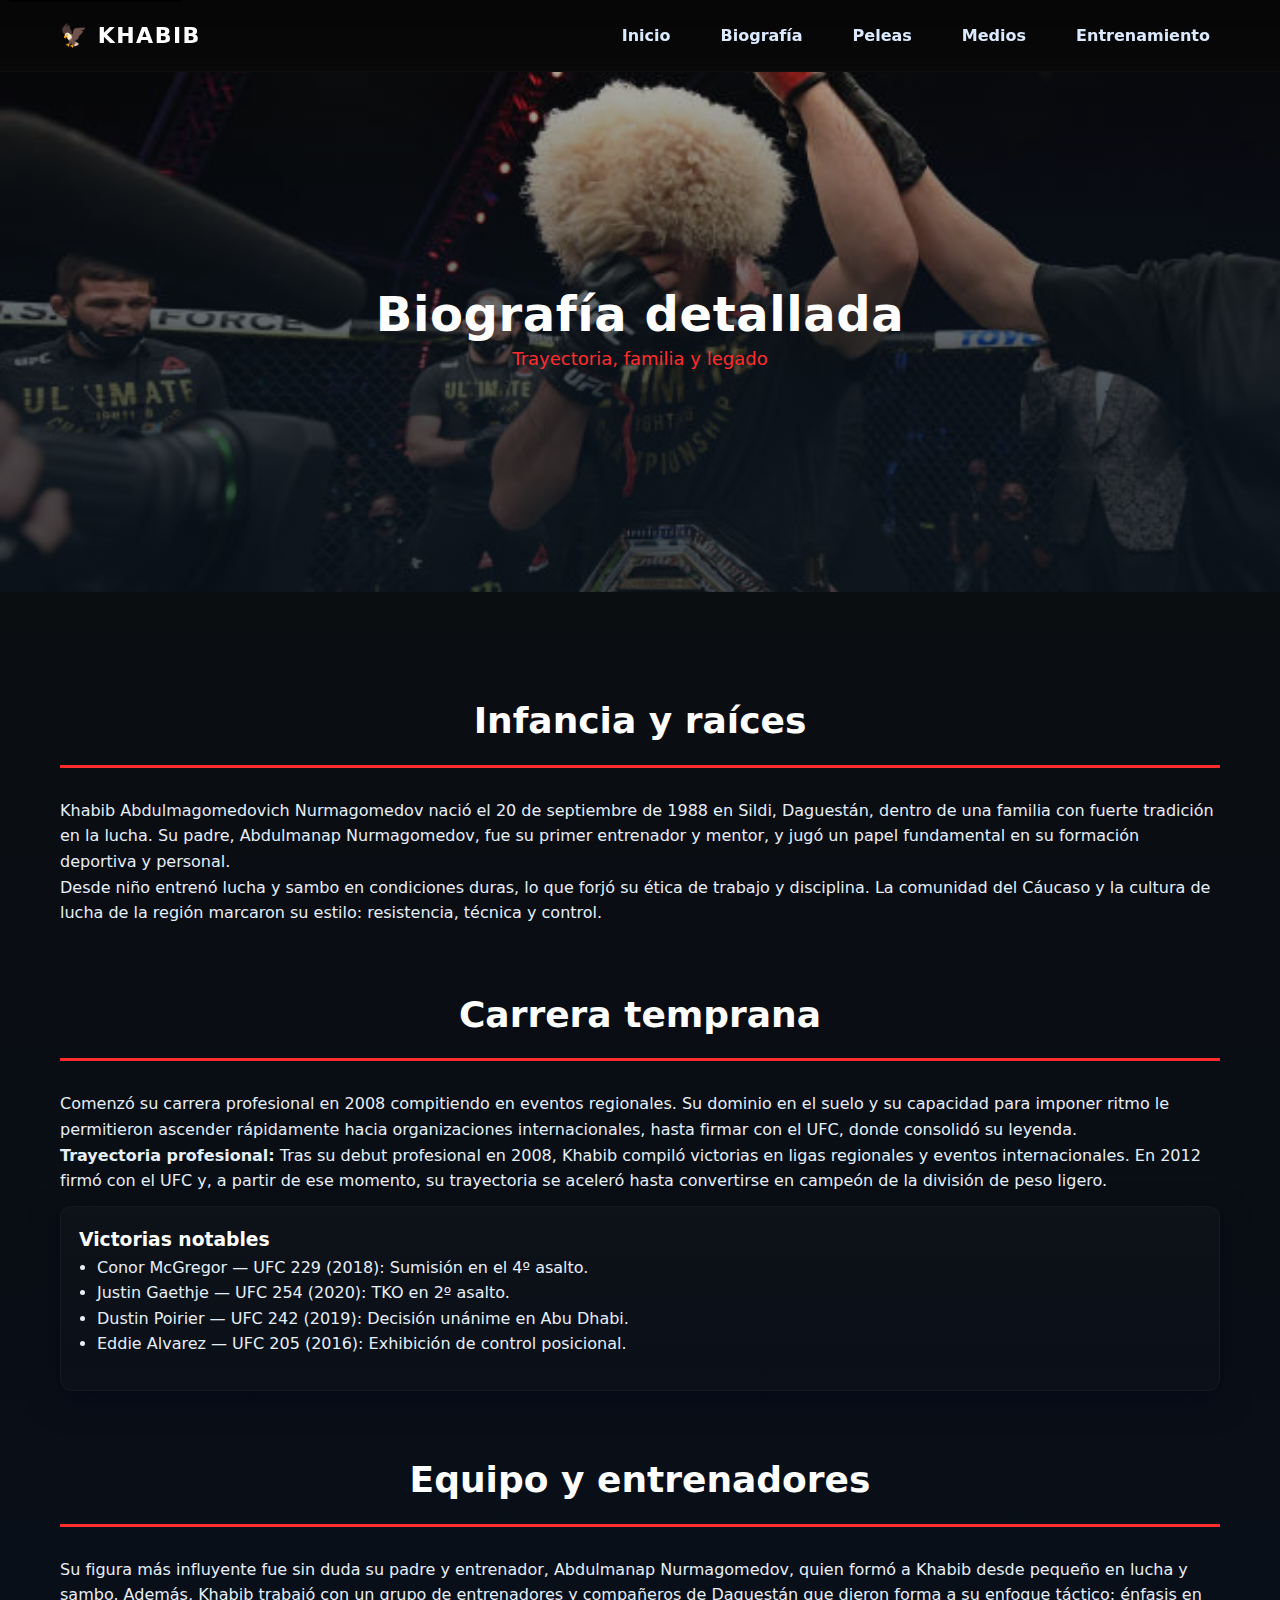
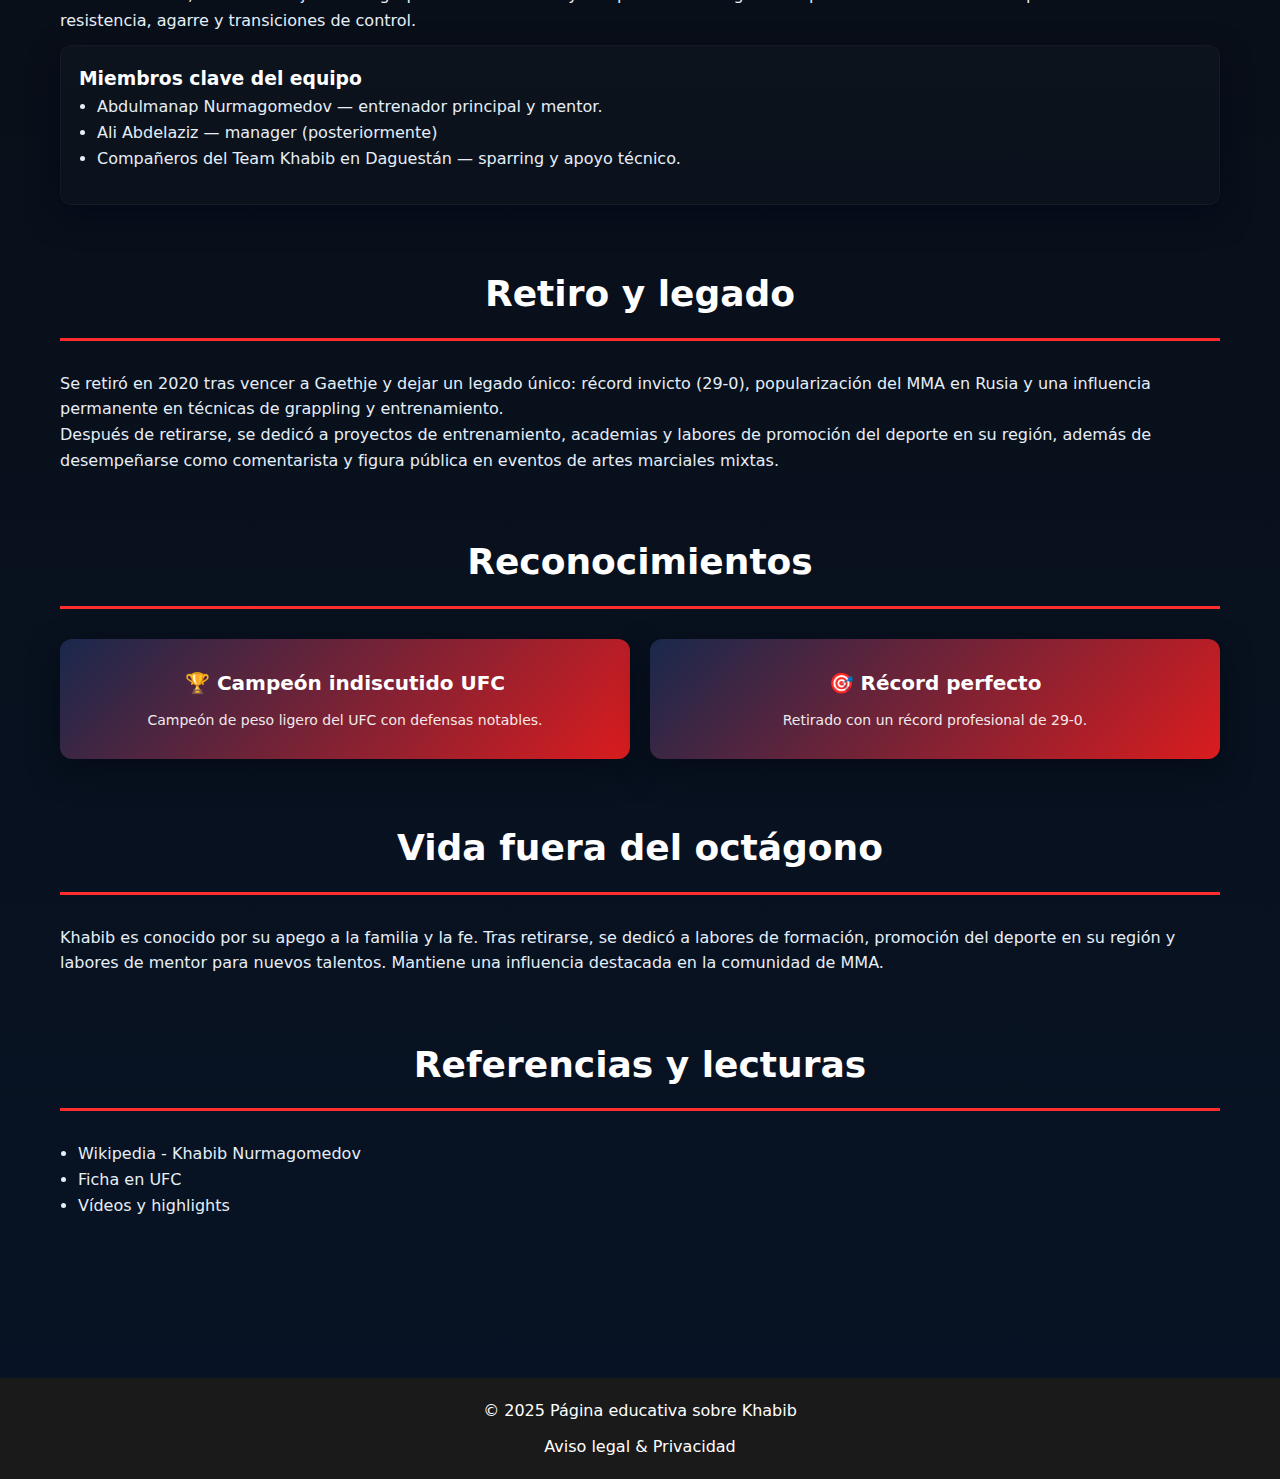
<file: about.html>
<!DOCTYPE html>
<html lang="es">
<head>
    <meta charset="utf-8">
    <meta name="viewport" content="width=device-width,initial-scale=1">
    <title>Biografía - Khabib Nurmagomedov</title>
    <link rel="icon" href="favicon.svg" type="image/svg+xml">
    <link rel="stylesheet" href="styles.css">
</head>
<body>
    <a class="skip-link" href="#main">Saltar al contenido</a>
    <header>
        <nav>
            <div class="logo">🦅 KHABIB</div>
            <button class="menu-toggle" aria-expanded="false" aria-controls="main-nav">☰</button>
            <ul id="main-nav" role="navigation">
                <li><a href="index.html">Inicio</a></li>
                <li><a href="about.html">Biografía</a></li>
                <li><a href="fights.html">Peleas</a></li>
                <li><a href="media.html">Medios</a></li>
                <li><a href="training.html">Entrenamiento</a></li>
            </ul>
        </nav>
    </header>

    <section class="hero">
        <h1>Biografía detallada</h1>
        <p class="muted">Trayectoria, familia y legado</p>
    </section>

    <main id="main" class="container">
        <section>
            <h2>Infancia y raíces</h2>
            <p>Khabib Abdulmagomedovich Nurmagomedov nació el 20 de septiembre de 1988 en Sildi, Daguestán, dentro de una familia con fuerte tradición en la lucha. Su padre, Abdulmanap Nurmagomedov, fue su primer entrenador y mentor, y jugó un papel fundamental en su formación deportiva y personal.</p>
            <p>Desde niño entrenó lucha y sambo en condiciones duras, lo que forjó su ética de trabajo y disciplina. La comunidad del Cáucaso y la cultura de lucha de la región marcaron su estilo: resistencia, técnica y control.</p>
        </section>

        <section>
            <h2>Carrera temprana</h2>
            <p>Comenzó su carrera profesional en 2008 compitiendo en eventos regionales. Su dominio en el suelo y su capacidad para imponer ritmo le permitieron ascender rápidamente hacia organizaciones internacionales, hasta firmar con el UFC, donde consolidó su leyenda.</p>
            <p><strong>Trayectoria profesional:</strong> Tras su debut profesional en 2008, Khabib compiló victorias en ligas regionales y eventos internacionales. En 2012 firmó con el UFC y, a partir de ese momento, su trayectoria se aceleró hasta convertirse en campeón de la división de peso ligero.</p>
            <div class="card" style="margin-top:12px;">
                <h3>Victorias notables</h3>
                <ul class="indent">
                    <li>Conor McGregor — UFC 229 (2018): Sumisión en el 4º asalto.</li>
                    <li>Justin Gaethje — UFC 254 (2020): TKO en 2º asalto.</li>
                    <li>Dustin Poirier — UFC 242 (2019): Decisión unánime en Abu Dhabi.</li>
                    <li>Eddie Alvarez — UFC 205 (2016): Exhibición de control posicional.</li>
                </ul>
            </div>
        </section>

        <section>
            <h2>Equipo y entrenadores</h2>
            <p>Su figura más influyente fue sin duda su padre y entrenador, Abdulmanap Nurmagomedov, quien formó a Khabib desde pequeño en lucha y sambo. Además, Khabib trabajó con un grupo de entrenadores y compañeros de Daguestán que dieron forma a su enfoque táctico: énfasis en resistencia, agarre y transiciones de control.</p>
            <div class="card mt-12">
                <h3>Miembros clave del equipo</h3>
                <ul class="indent">
                    <li>Abdulmanap Nurmagomedov — entrenador principal y mentor.</li>
                    <li>Ali Abdelaziz — manager (posteriormente)</li>
                    <li>Compañeros del Team Khabib en Daguestán — sparring y apoyo técnico.</li>
                </ul>
            </div>
        </section>

        <section>
            <h2>Retiro y legado</h2>
            <p>Se retiró en 2020 tras vencer a Gaethje y dejar un legado único: récord invicto (29-0), popularización del MMA en Rusia y una influencia permanente en técnicas de grappling y entrenamiento.</p>
            <p>Después de retirarse, se dedicó a proyectos de entrenamiento, academias y labores de promoción del deporte en su región, además de desempeñarse como comentarista y figura pública en eventos de artes marciales mixtas.</p>
        </section>

        <section>
            <h2>Reconocimientos</h2>
            <div class="achievements">
                <div class="achievement">
                    <h3>🏆 Campeón indiscutido UFC</h3>
                    <p>Campeón de peso ligero del UFC con defensas notables.</p>
                </div>
                <div class="achievement">
                    <h3>🎯 Récord perfecto</h3>
                    <p>Retirado con un récord profesional de 29-0.</p>
                </div>
            </div>
        </section>

        <section>
            <h2>Vida fuera del octágono</h2>
            <p>Khabib es conocido por su apego a la familia y la fe. Tras retirarse, se dedicó a labores de formación, promoción del deporte en su región y labores de mentor para nuevos talentos. Mantiene una influencia destacada en la comunidad de MMA.</p>
        </section>

        <section>
            <h2>Referencias y lecturas</h2>
            <ul class="indent">
                <li><a href="https://en.wikipedia.org/wiki/Khabib_Nurmagomedov" target="_blank" rel="noopener">Wikipedia - Khabib Nurmagomedov</a></li>
                <li><a href="https://www.ufc.com/athlete/khabib-nurmagomedov" target="_blank" rel="noopener">Ficha en UFC</a></li>
                <li><a href="https://www.youtube.com/results?search_query=khabib+highlights" target="_blank" rel="noopener">Vídeos y highlights</a></li>
            </ul>
        </section>
    </main>

    <footer>
        <p>&copy; 2025 Página educativa sobre Khabib</p>
        <div style="margin-top:10px;"><a href="legal.html">Aviso legal &amp; Privacidad</a></div>
    </footer>

    <script src="scripts.js"></script>
</body>
</html>
</file>
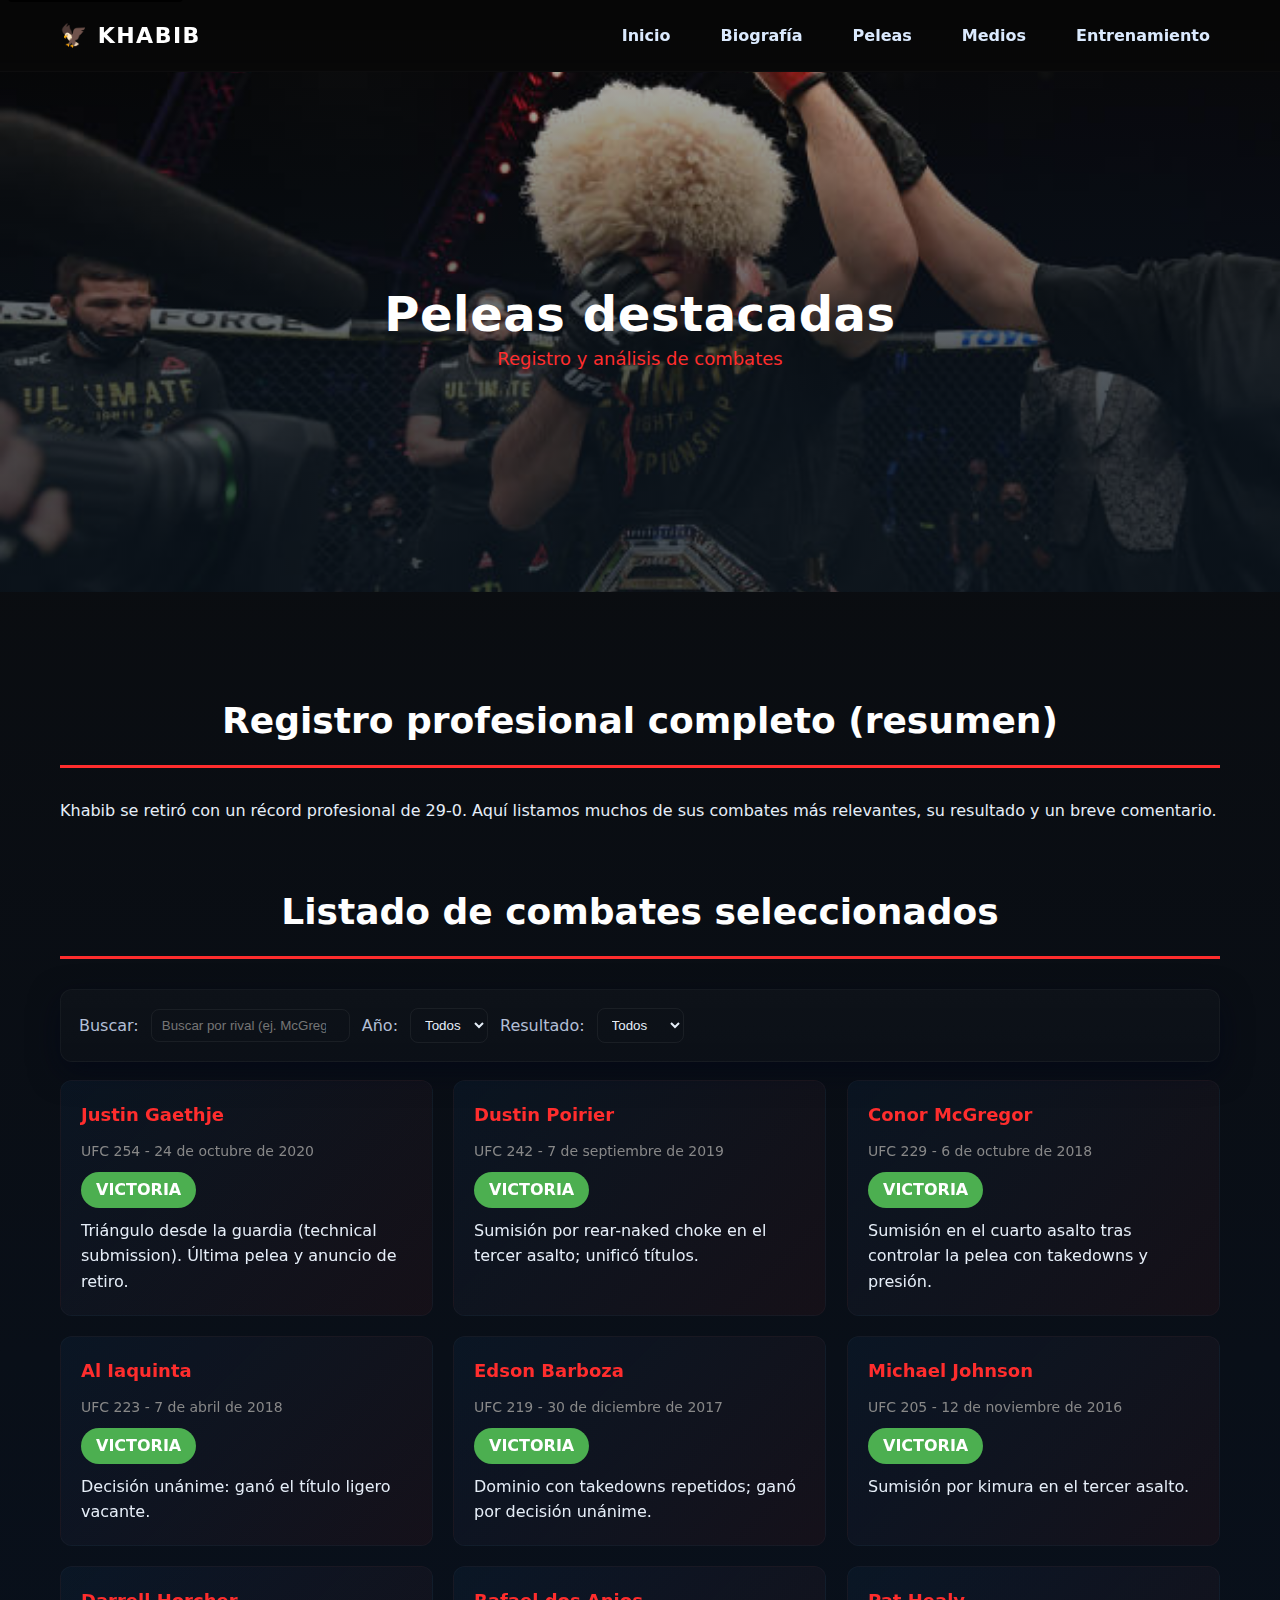
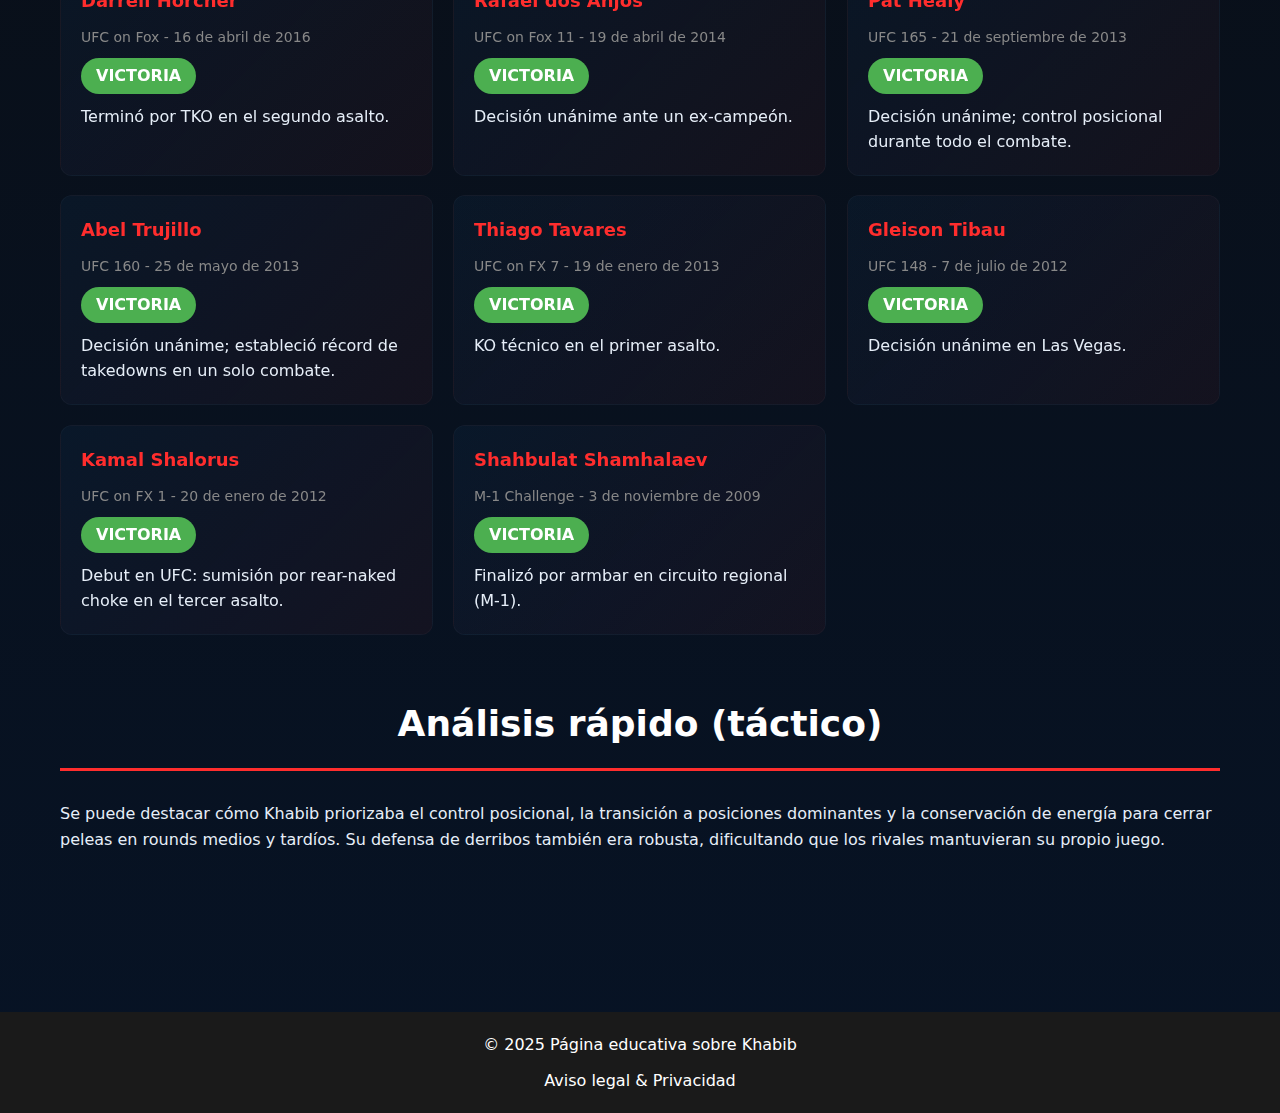
<file: fights.html>
<!DOCTYPE html>
<html lang="es">
<head>
    <meta charset="utf-8">
    <meta name="viewport" content="width=device-width,initial-scale=1">
    <title>Peleas - Khabib Nurmagomedov</title>
    <link rel="icon" href="favicon.svg" type="image/svg+xml">
    <link rel="stylesheet" href="styles.css">
</head>
<body>
    <a class="skip-link" href="#main">Saltar al contenido</a>
    <header>
        <nav>
            <div class="logo">🦅 KHABIB</div>
            <button class="menu-toggle" aria-expanded="false" aria-controls="main-nav">☰</button>
            <ul id="main-nav" role="navigation">
                <li><a href="index.html">Inicio</a></li>
                <li><a href="about.html">Biografía</a></li>
                <li><a href="fights.html">Peleas</a></li>
                <li><a href="media.html">Medios</a></li>
                <li><a href="training.html">Entrenamiento</a></li>
            </ul>
        </nav>
    </header>

    <section class="hero">
        <h1>Peleas destacadas</h1>
        <p class="muted">Registro y análisis de combates</p>
    </section>

    <main id="main" class="container">
        <section>
            <h2>Registro profesional completo (resumen)</h2>
            <p>Khabib se retiró con un récord profesional de 29-0. Aquí listamos muchos de sus combates más relevantes, su resultado y un breve comentario.</p>
        </section>

        <section>
            <h2>Listado de combates seleccionados</h2>
            <div class="filter-bar card" style="margin-bottom:18px; display:flex; gap:12px; align-items:center; flex-wrap:wrap;">
                <label class="muted">Buscar:</label>
                <input id="fightSearch" type="search" placeholder="Buscar por rival (ej. McGregor)" style="padding:8px 10px; border-radius:8px; border:1px solid rgba(255,255,255,0.06); background:transparent; color:var(--text-light);">
                <label class="muted">Año:</label>
                <select id="fightYear" style="padding:8px 10px; border-radius:8px; border:1px solid rgba(255,255,255,0.06); background:transparent; color:var(--text-light);">
                    <option value="all">Todos</option>
                    <option>2020</option>
                    <option>2019</option>
                    <option>2018</option>
                    <option>2017</option>
                    <option>2016</option>
                    <option>2014</option>
                    <option>2013</option>
                    <option>2012</option>
                    <option>2011</option>
                    <option>2010</option>
                    <option>2009</option>
                    <option>2008</option>
                </select>
                <label class="muted">Resultado:</label>
                <select id="fightResult" style="padding:8px 10px; border-radius:8px; border:1px solid rgba(255,255,255,0.06); background:transparent; color:var(--text-light);">
                    <option value="all">Todos</option>
                    <option value="win">Victoria</option>
                </select>
            </div>

            <div id="fightList" class="fights">
                <div class="fight-card reveal" data-year="2020" data-result="win">
                    <h3>Justin Gaethje</h3>
                    <div class="fight-date">UFC 254 - 24 de octubre de 2020</div>
                    <span class="result win">VICTORIA</span>
                    <p>Triángulo desde la guardia (technical submission). Última pelea y anuncio de retiro.</p>
                </div>
                <div class="fight-card reveal" data-year="2019" data-result="win">
                    <h3>Dustin Poirier</h3>
                    <div class="fight-date">UFC 242 - 7 de septiembre de 2019</div>
                    <span class="result win">VICTORIA</span>
                    <p>Sumisión por rear-naked choke en el tercer asalto; unificó títulos.</p>
                </div>
                <div class="fight-card reveal" data-year="2018" data-result="win">
                    <h3>Conor McGregor</h3>
                    <div class="fight-date">UFC 229 - 6 de octubre de 2018</div>
                    <span class="result win">VICTORIA</span>
                    <p>Sumisión en el cuarto asalto tras controlar la pelea con takedowns y presión.</p>
                </div>
                <div class="fight-card reveal" data-year="2018" data-result="win">
                    <h3>Al Iaquinta</h3>
                    <div class="fight-date">UFC 223 - 7 de abril de 2018</div>
                    <span class="result win">VICTORIA</span>
                    <p>Decisión unánime: ganó el título ligero vacante.</p>
                </div>
                <div class="fight-card reveal" data-year="2017" data-result="win">
                    <h3>Edson Barboza</h3>
                    <div class="fight-date">UFC 219 - 30 de diciembre de 2017</div>
                    <span class="result win">VICTORIA</span>
                    <p>Dominio con takedowns repetidos; ganó por decisión unánime.</p>
                </div>
                <div class="fight-card reveal" data-year="2016" data-result="win">
                    <h3>Michael Johnson</h3>
                    <div class="fight-date">UFC 205 - 12 de noviembre de 2016</div>
                    <span class="result win">VICTORIA</span>
                    <p>Sumisión por kimura en el tercer asalto.</p>
                </div>
                <div class="fight-card reveal" data-year="2016" data-result="win">
                    <h3>Darrell Horcher</h3>
                    <div class="fight-date">UFC on Fox - 16 de abril de 2016</div>
                    <span class="result win">VICTORIA</span>
                    <p>Terminó por TKO en el segundo asalto.</p>
                </div>
                <div class="fight-card reveal" data-year="2014" data-result="win">
                    <h3>Rafael dos Anjos</h3>
                    <div class="fight-date">UFC on Fox 11 - 19 de abril de 2014</div>
                    <span class="result win">VICTORIA</span>
                    <p>Decisión unánime ante un ex-campeón.</p>
                </div>
                <div class="fight-card reveal" data-year="2013" data-result="win">
                    <h3>Pat Healy</h3>
                    <div class="fight-date">UFC 165 - 21 de septiembre de 2013</div>
                    <span class="result win">VICTORIA</span>
                    <p>Decisión unánime; control posicional durante todo el combate.</p>
                </div>
                <div class="fight-card reveal" data-year="2013" data-result="win">
                    <h3>Abel Trujillo</h3>
                    <div class="fight-date">UFC 160 - 25 de mayo de 2013</div>
                    <span class="result win">VICTORIA</span>
                    <p>Decisión unánime; estableció récord de takedowns en un solo combate.</p>
                </div>
                <div class="fight-card reveal" data-year="2013" data-result="win">
                    <h3>Thiago Tavares</h3>
                    <div class="fight-date">UFC on FX 7 - 19 de enero de 2013</div>
                    <span class="result win">VICTORIA</span>
                    <p>KO técnico en el primer asalto.</p>
                </div>
                <div class="fight-card reveal" data-year="2012" data-result="win">
                    <h3>Gleison Tibau</h3>
                    <div class="fight-date">UFC 148 - 7 de julio de 2012</div>
                    <span class="result win">VICTORIA</span>
                    <p>Decisión unánime en Las Vegas.</p>
                </div>
                <div class="fight-card reveal" data-year="2012" data-result="win">
                    <h3>Kamal Shalorus</h3>
                    <div class="fight-date">UFC on FX 1 - 20 de enero de 2012</div>
                    <span class="result win">VICTORIA</span>
                    <p>Debut en UFC: sumisión por rear-naked choke en el tercer asalto.</p>
                </div>
                <div class="fight-card reveal" data-year="2009" data-result="win">
                    <h3>Shahbulat Shamhalaev</h3>
                    <div class="fight-date">M-1 Challenge - 3 de noviembre de 2009</div>
                    <span class="result win">VICTORIA</span>
                    <p>Finalizó por armbar en circuito regional (M-1).</p>
                </div>
            </div>
        </section>

        <section>
            <h2>Análisis rápido (táctico)</h2>
            <p>Se puede destacar cómo Khabib priorizaba el control posicional, la transición a posiciones dominantes y la conservación de energía para cerrar peleas en rounds medios y tardíos. Su defensa de derribos también era robusta, dificultando que los rivales mantuvieran su propio juego.</p>
        </section>
    </main>

    <footer>
        <p>&copy; 2025 Página educativa sobre Khabib</p>
        <div style="margin-top:10px;"><a href="legal.html">Aviso legal &amp; Privacidad</a></div>
    </footer>

    <script src="scripts.js"></script>
</body>
</html>
</file>
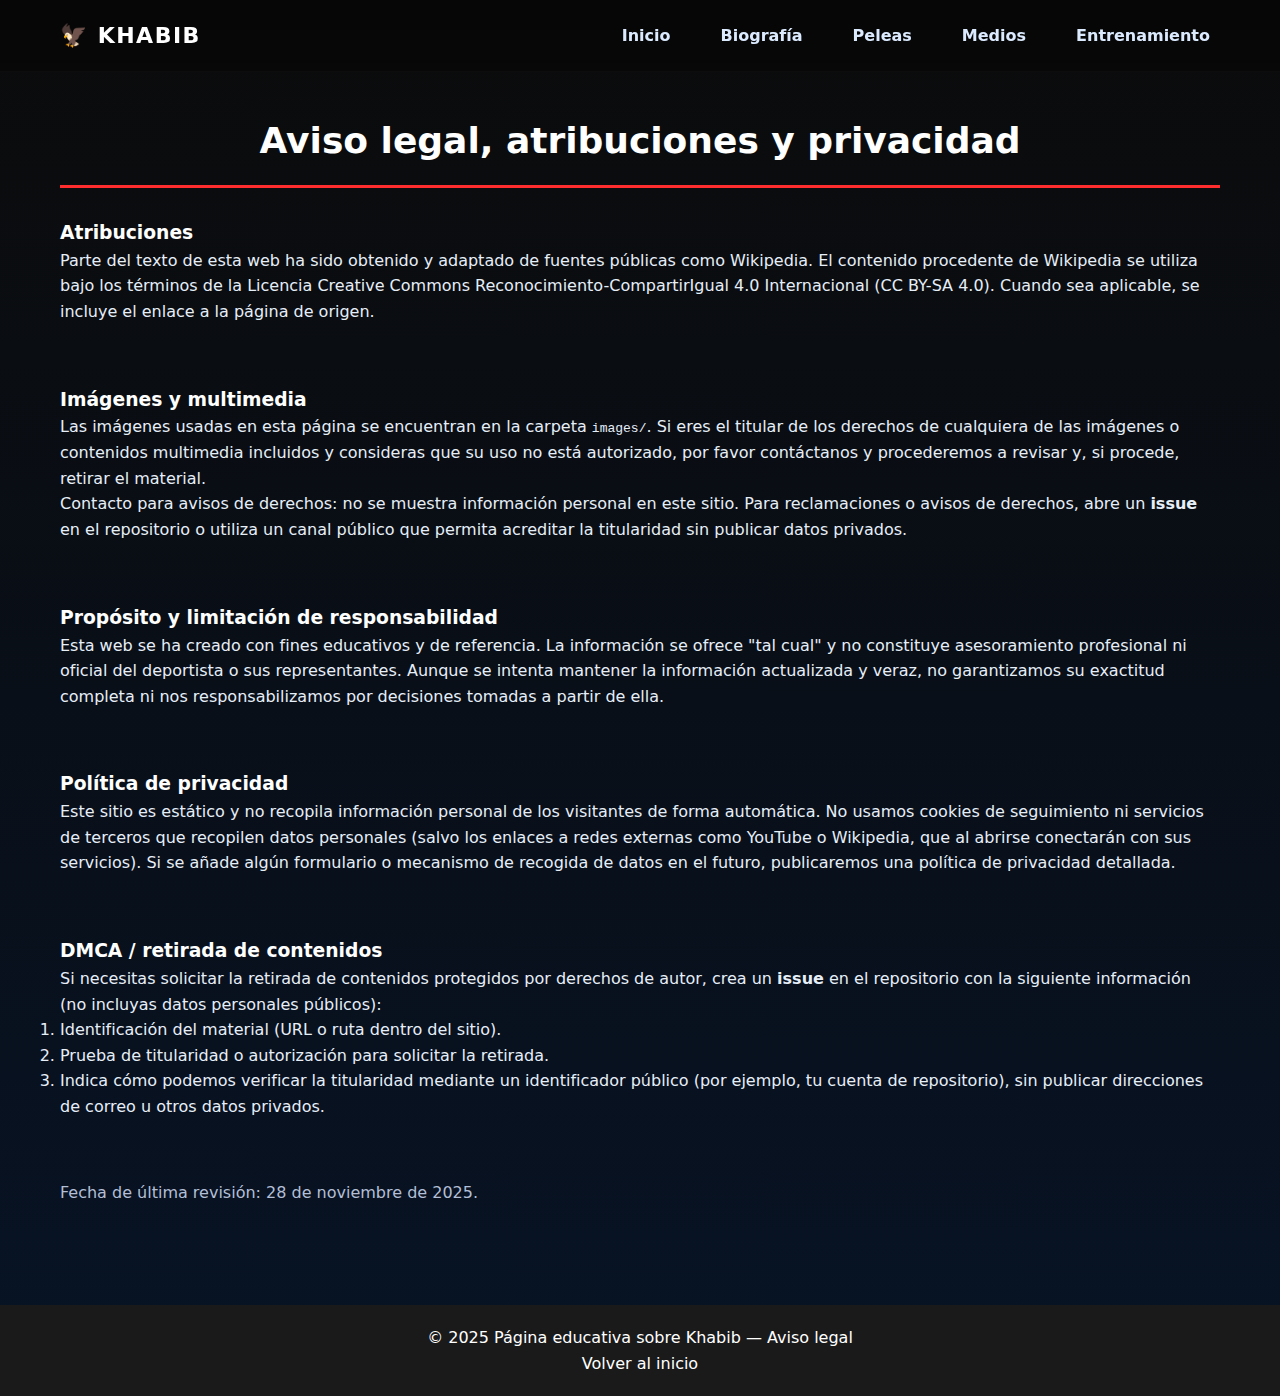
<file: legal.html>
<!DOCTYPE html>
<html lang="es">
<head>
    <meta charset="utf-8">
    <meta name="viewport" content="width=device-width,initial-scale=1">
    <title>Aviso legal &amp; Privacidad</title>
    <link rel="stylesheet" href="styles.css">
</head>
<body>
    <header>
        <nav>
            <div class="logo">🦅 KHABIB</div>
            <button class="menu-toggle" aria-expanded="false" aria-controls="main-nav">☰</button>
            <ul id="main-nav" role="navigation">
                <li><a href="index.html">Inicio</a></li>
                <li><a href="about.html">Biografía</a></li>
                <li><a href="fights.html">Peleas</a></li>
                <li><a href="media.html">Medios</a></li>
                <li><a href="training.html">Entrenamiento</a></li>
            </ul>
        </nav>
    </header>

    <main class="container">
        <h2>Aviso legal, atribuciones y privacidad</h2>

        <section>
            <h3>Atribuciones</h3>
            <p>Parte del texto de esta web ha sido obtenido y adaptado de fuentes públicas como Wikipedia. El contenido procedente de Wikipedia se utiliza bajo los términos de la <a href="https://creativecommons.org/licenses/by-sa/4.0/" target="_blank" rel="noopener">Licencia Creative Commons Reconocimiento-CompartirIgual 4.0 Internacional (CC BY-SA 4.0)</a>. Cuando sea aplicable, se incluye el enlace a la página de origen.</p>
        </section>

        <section>
            <h3>Imágenes y multimedia</h3>
            <p>Las imágenes usadas en esta página se encuentran en la carpeta <code>images/</code>. Si eres el titular de los derechos de cualquiera de las imágenes o contenidos multimedia incluidos y consideras que su uso no está autorizado, por favor contáctanos y procederemos a revisar y, si procede, retirar el material.</p>
            <p>Contacto para avisos de derechos: no se muestra información personal en este sitio. Para reclamaciones o avisos de derechos, abre un <strong>issue</strong> en el repositorio o utiliza un canal público que permita acreditar la titularidad sin publicar datos privados.</p>
        </section>

        <section>
            <h3>Propósito y limitación de responsabilidad</h3>
            <p>Esta web se ha creado con fines educativos y de referencia. La información se ofrece "tal cual" y no constituye asesoramiento profesional ni oficial del deportista o sus representantes. Aunque se intenta mantener la información actualizada y veraz, no garantizamos su exactitud completa ni nos responsabilizamos por decisiones tomadas a partir de ella.</p>
        </section>

        <section>
            <h3>Política de privacidad</h3>
            <p>Este sitio es estático y no recopila información personal de los visitantes de forma automática. No usamos cookies de seguimiento ni servicios de terceros que recopilen datos personales (salvo los enlaces a redes externas como YouTube o Wikipedia, que al abrirse conectarán con sus servicios). Si se añade algún formulario o mecanismo de recogida de datos en el futuro, publicaremos una política de privacidad detallada.</p>
        </section>

        <section>
            <h3>DMCA / retirada de contenidos</h3>
            <p>Si necesitas solicitar la retirada de contenidos protegidos por derechos de autor, crea un <strong>issue</strong> en el repositorio con la siguiente información (no incluyas datos personales públicos):</p>
            <ol>
                <li>Identificación del material (URL o ruta dentro del sitio).</li>
                <li>Prueba de titularidad o autorización para solicitar la retirada.</li>
                <li>Indica cómo podemos verificar la titularidad mediante un identificador público (por ejemplo, tu cuenta de repositorio), sin publicar direcciones de correo u otros datos privados.</li>
            </ol>
        </section>

        <p class="muted">Fecha de última revisión: 28 de noviembre de 2025.</p>
    </main>

    <footer>
        <p>&copy; 2025 Página educativa sobre Khabib — Aviso legal</p>
        <p><a href="index.html">Volver al inicio</a></p>
    </footer>

    <script src="scripts.js"></script>
</body>
</html>
</file>
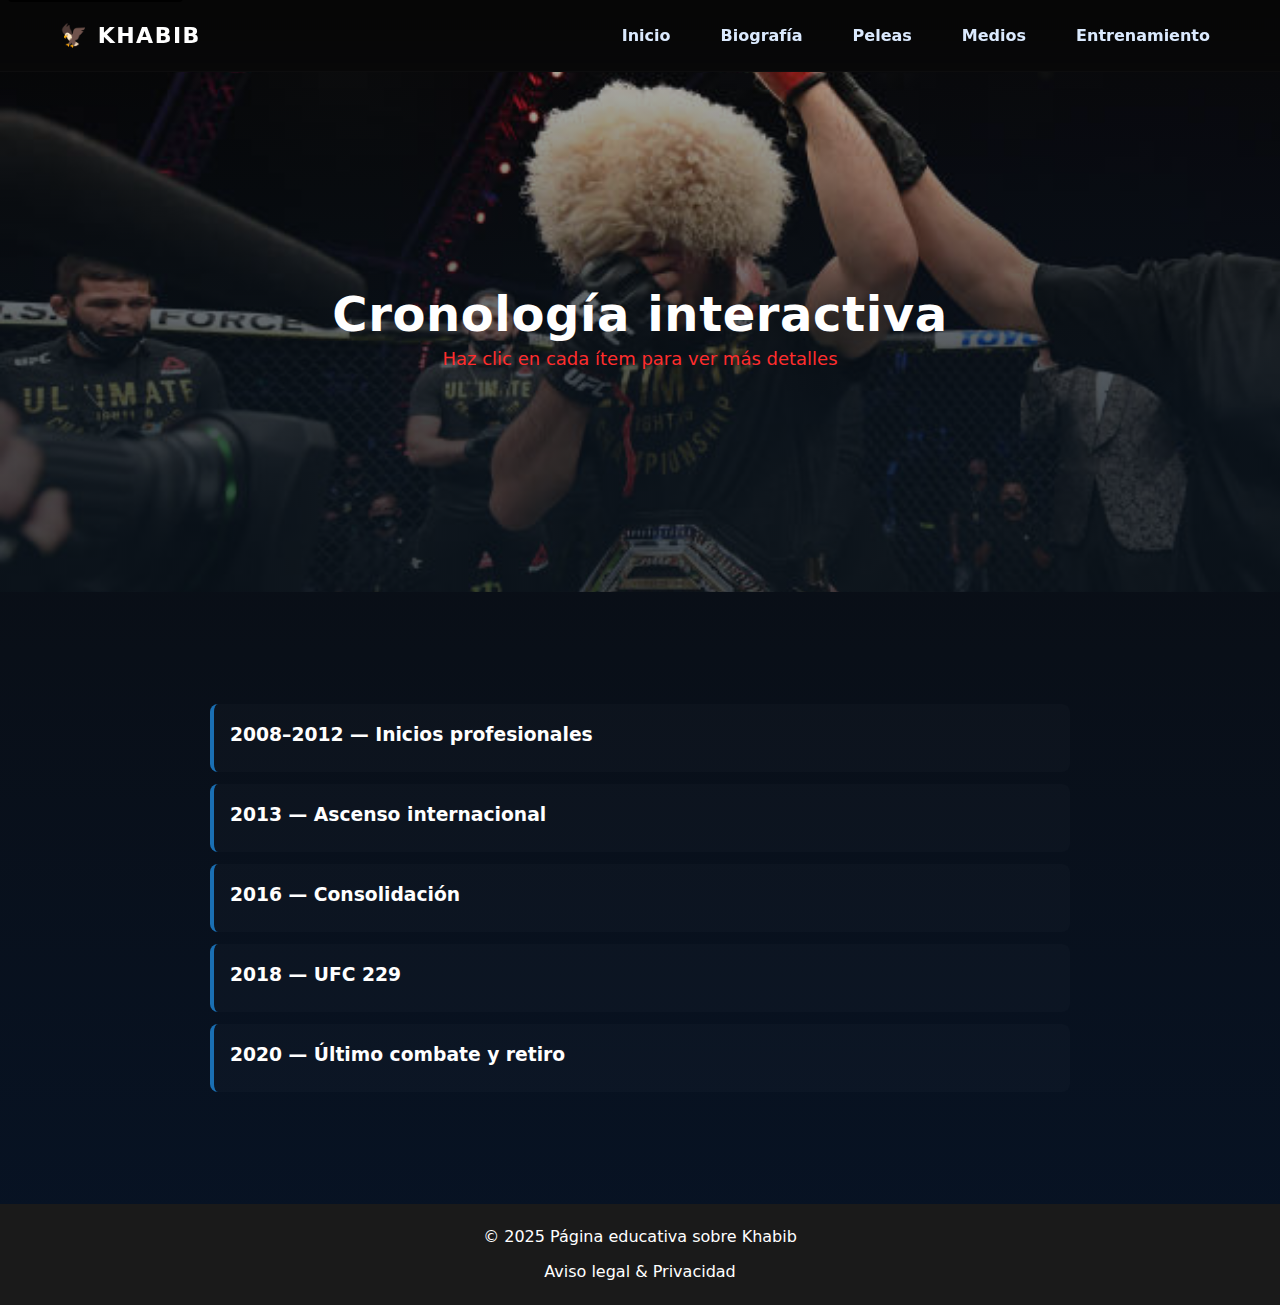
<file: timeline.html>
<!DOCTYPE html>
<html lang="es">
<head>
    <meta charset="utf-8">
    <meta name="viewport" content="width=device-width,initial-scale=1">
    <title>Cronología - Khabib Nurmagomedov</title>
    <link rel="icon" href="favicon.svg" type="image/svg+xml">
    <link rel="stylesheet" href="styles.css">
    <style>
        .timeline { max-width: 900px; margin: 20px auto; }
        .timeline-item { background: rgba(255,255,255,0.02); border-radius: 8px; padding: 16px; margin: 12px 0; cursor: pointer; border-left: 4px solid var(--accent-blue); }
        .timeline-item h3 { margin-bottom: 6px; }
        .timeline-item p { display: none; margin-top: 8px; color: #cfe3ff; }
        .timeline-item.open p { display: block; }
    </style>
</head>
<body>
    <a class="skip-link" href="#main">Saltar al contenido</a>
    <header>
        <nav>
            <div class="logo">🦅 KHABIB</div>
            <button class="menu-toggle" aria-expanded="false" aria-controls="main-nav">☰</button>
            <ul id="main-nav" role="navigation">
                <li><a href="index.html">Inicio</a></li>
                <li><a href="about.html">Biografía</a></li>
                <li><a href="fights.html">Peleas</a></li>
                <li><a href="media.html">Medios</a></li>
                <li><a href="training.html">Entrenamiento</a></li>
            </ul>
        </nav>
    </header>

    <section class="hero">
        <h1>Cronología interactiva</h1>
        <p class="muted">Haz clic en cada ítem para ver más detalles</p>
    </section>

    <main id="main" class="container timeline">
        <div class="timeline-item" data-year="2008-2012">
            <h3>2008–2012 — Inicios profesionales</h3>
            <p>Etapa de crecimiento en circuitos regionales, dominando por sus habilidades en sambo y lucha.</p>
        </div>
        <div class="timeline-item" data-year="2013">
            <h3>2013 — Ascenso internacional</h3>
            <p>Participación en eventos internacionales y primeras peleas de alto nivel que llamaron la atención del UFC.</p>
        </div>
        <div class="timeline-item" data-year="2016">
            <h3>2016 — Consolidación</h3>
            <p>Victorias importantes y consolidación como uno de los contendientes principales del peso ligero.</p>
        </div>
        <div class="timeline-item" data-year="2018">
            <h3>2018 — UFC 229</h3>
            <p>Combate contra Conor McGregor con gran repercusión mediática y victoria por sumisión.</p>
        </div>
        <div class="timeline-item" data-year="2020">
            <h3>2020 — Último combate y retiro</h3>
            <p>Derrota a Justin Gaethje por TKO y anuncio de su retiro con récord 29-0.</p>
        </div>
    </main>

    <footer>
        <p>&copy; 2025 Página educativa sobre Khabib</p>
        <div style="margin-top:10px;"><a href="legal.html">Aviso legal &amp; Privacidad</a></div>
    </footer>

    <script src="scripts.js"></script>
    <script>
        // Timeline expand/collapse (page-specific)
        document.querySelectorAll('.timeline-item').forEach(item => {
            item.addEventListener('click', () => item.classList.toggle('open'));
            item.addEventListener('keypress', (e) => { if (e.key === 'Enter') item.classList.toggle('open'); });
            item.setAttribute('tabindex', '0');
        });
    </script>
</body>
</html>
</file>
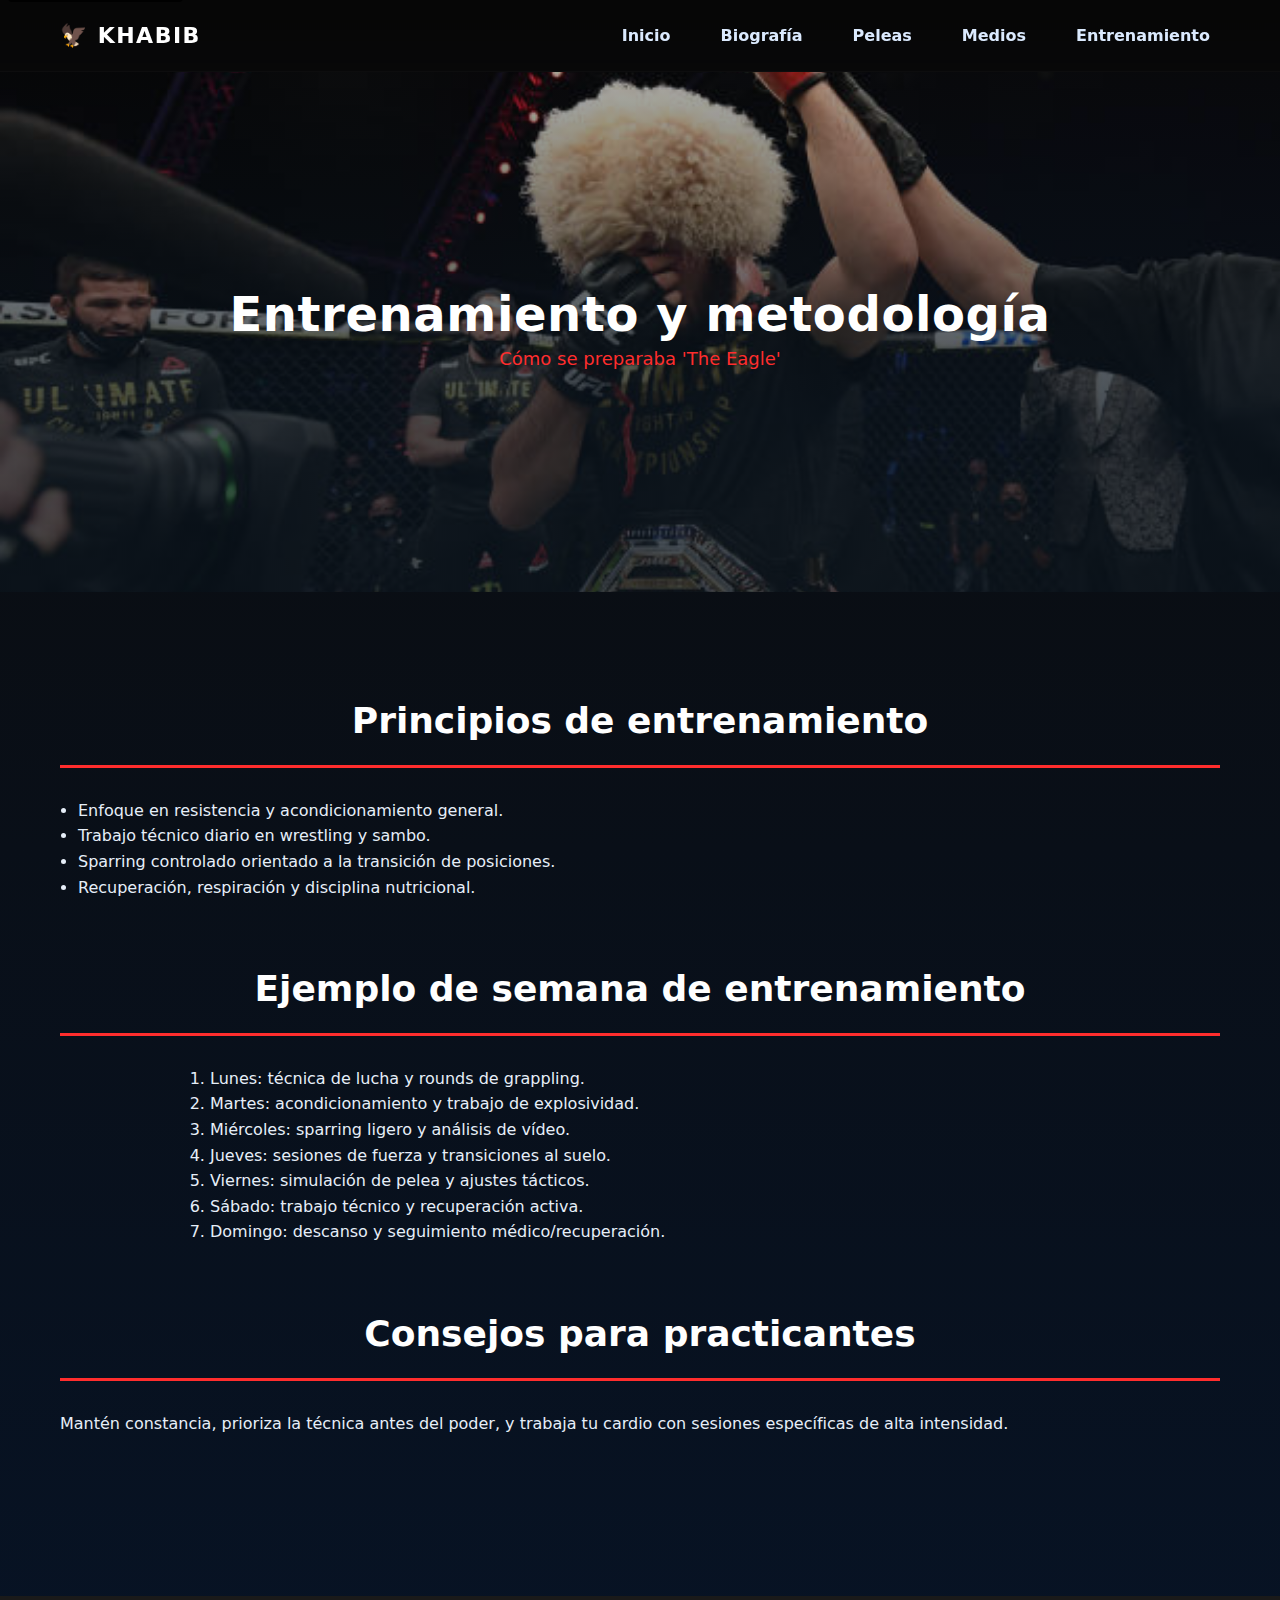
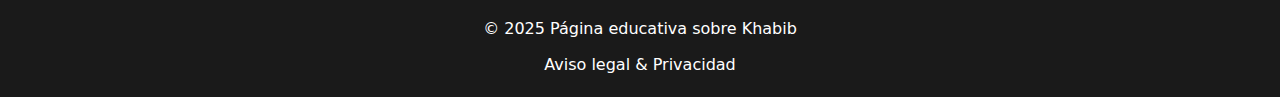
<file: training.html>
<!DOCTYPE html>
<html lang="es">
<head>
    <meta charset="utf-8">
    <meta name="viewport" content="width=device-width,initial-scale=1">
    <title>Entrenamiento - Khabib Nurmagomedov</title>
    <link rel="icon" href="favicon.svg" type="image/svg+xml">
    <link rel="stylesheet" href="styles.css">
</head>
<body>
    <a class="skip-link" href="#main">Saltar al contenido</a>
    <header>
        <nav>
            <div class="logo">🦅 KHABIB</div>
            <button class="menu-toggle" aria-expanded="false" aria-controls="main-nav">☰</button>
            <ul id="main-nav" role="navigation">
                <li><a href="index.html">Inicio</a></li>
                <li><a href="about.html">Biografía</a></li>
                <li><a href="fights.html">Peleas</a></li>
                <li><a href="media.html">Medios</a></li>
                <li><a href="training.html">Entrenamiento</a></li>
            </ul>
        </nav>
    </header>

    <section class="hero">
        <h1>Entrenamiento y metodología</h1>
        <p class="muted">Cómo se preparaba 'The Eagle'</p>
    </section>

    <main id="main" class="container">
        <section>
            <h2>Principios de entrenamiento</h2>
            <ul class="indent">
                <li>Enfoque en resistencia y acondicionamiento general.</li>
                <li>Trabajo técnico diario en wrestling y sambo.</li>
                <li>Sparring controlado orientado a la transición de posiciones.</li>
                <li>Recuperación, respiración y disciplina nutricional.</li>
            </ul>
        </section>

        <section>
            <h2>Ejemplo de semana de entrenamiento</h2>
            <ol class="narrow-list">
                <li>Lunes: técnica de lucha y rounds de grappling.</li>
                <li>Martes: acondicionamiento y trabajo de explosividad.</li>
                <li>Miércoles: sparring ligero y análisis de vídeo.</li>
                <li>Jueves: sesiones de fuerza y transiciones al suelo.</li>
                <li>Viernes: simulación de pelea y ajustes tácticos.</li>
                <li>Sábado: trabajo técnico y recuperación activa.</li>
                <li>Domingo: descanso y seguimiento médico/recuperación.</li>
            </ol>
        </section>

        <section>
            <h2>Consejos para practicantes</h2>
            <p>Mantén constancia, prioriza la técnica antes del poder, y trabaja tu cardio con sesiones específicas de alta intensidad.</p>
        </section>
    </main>

    <footer>
        <p>&copy; 2025 Página educativa sobre Khabib</p>
        <div style="margin-top:10px;"><a href="legal.html">Aviso legal &amp; Privacidad</a></div>
    </footer>

    <script src="scripts.js"></script>
</body>
</html>
</file>
<file: styles.css>
/* Shared styles extracted from index.html */
* { margin: 0; padding: 0; box-sizing: border-box; }
:root {
    --bg: #0b0b0b;
    --accent-red: #ff2d2d;
    --accent-blue: #1a6fb3;
    --text-light: #e6eef8;
    --text-white: #ffffff;
    --max-width: 1200px;
}
body {
    font-family: system-ui, -apple-system, "Segoe UI", Roboto, "Helvetica Neue", Arial, sans-serif;
    line-height: 1.6;
    color: var(--text-light);
    background: linear-gradient(180deg, var(--bg) 0%, #071325 100%);
    -webkit-font-smoothing: antialiased;
    -moz-osx-font-smoothing: grayscale;
}
a { text-decoration: none; color: inherit; }
h1, h2, h3 { color: var(--text-white); }
a { text-decoration: none; color: inherit; }
a { text-decoration: none; color: inherit; }

/* HEADER & NAV */
header {
    background: linear-gradient(180deg, rgba(0,0,0,0.45), rgba(0,0,0,0.25));
    color: white;
    padding: 18px 0;
    position: sticky;
    top: 0;
    z-index: 1200;
    backdrop-filter: blur(6px);
    border-bottom: 1px solid rgba(255,255,255,0.03);
}
nav {
    display: flex;
    justify-content: space-between;
    align-items: center;
    max-width: var(--max-width);
    margin: 0 auto;
    padding: 0 20px;
}
.logo { font-size: 22px; font-weight: 700; text-transform: uppercase; letter-spacing: 1.5px; }
nav ul { display: flex; list-style: none; gap: 30px; }
nav a {
    color: #dbeafe;
    transition: color 0.18s ease, transform 0.18s ease;
    font-weight: 600;
    padding: 8px 10px;
    border-radius: 6px;
}
nav a:hover { color: white; transform: translateY(-2px); background: rgba(255,255,255,0.03); }
.menu-toggle { display: none; background: transparent; border: 2px solid rgba(255,255,255,0.12); color: white; padding: 8px 10px; border-radius: 6px; cursor: pointer; }
nav ul[aria-hidden="true"] { display: none; }

/* HERO */
.hero {
    position: relative;
    background: url('images/khabib2.jpg') center/cover no-repeat;
    color: white;
    padding: 110px 20px;
    text-align: center;
    min-height: 520px;
    display: flex;
    flex-direction: column;
    justify-content: center;
    align-items: center;
    overflow: hidden;
}
.hero::after { content: ''; position: absolute; inset: 0; background: linear-gradient(180deg, rgba(10,12,16,0.35) 0%, rgba(10,20,30,0.75) 65%); }
.hero > * { position: relative; z-index: 2; }
.hero h1 {
    font-size: 48px;
    margin-bottom: 6px;
    line-height: 1.02;
    letter-spacing: 0.6px;
}
.hero p {
    font-size: 18px;
    color: var(--accent-red);
}

/* CTA BUTTON */
.cta-button {
    display: inline-flex;
    align-items: center;
    gap: 10px;
    margin-top: 18px;
    padding: 12px 24px;
    background: linear-gradient(90deg, var(--accent-red), #ff6b6b);
    color: white;
    border-radius: 999px;
    font-weight: 700;
    box-shadow: 0 10px 30px rgba(255,45,45,0.14);
    transition: transform 0.18s cubic-bezier(.2,.9,.2,1), box-shadow 0.18s ease;
    border: 1px solid rgba(255,255,255,0.06);
}
.cta-button:hover { transform: translateY(-4px) scale(1.01); box-shadow: 0 18px 40px rgba(26,111,179,0.14); }

/* Cards */
.card {
    background: linear-gradient(180deg, rgba(255,255,255,0.02), rgba(255,255,255,0.01));
    border-radius: 12px;
    padding: 18px;
    border: 1px solid rgba(255,255,255,0.04);
    box-shadow: 0 10px 30px rgba(2,6,23,0.6);
    transition: transform 180ms ease, box-shadow 180ms ease;
}
.card:hover { transform: translateY(-6px); box-shadow: 0 18px 60px rgba(2,6,23,0.75); }

/* Stats badges */
.stats { display:flex; gap:14px; flex-wrap:wrap; }
.stat-box { flex:1 1 140px; }

/* Gallery improvements */
.gallery-grid img { height: 140px; }

/* Fight-card enhancements */
.fight-card { padding:16px; }
.fight-card h3 { font-size:18px; margin-bottom:8px; }

/* Small responsive tweaks */
@media (max-width: 900px) {
    .hero { padding: 80px 18px; }
    .hero h1 { font-size: 36px; }
}

/* ACCESSIBILITY */
.skip-link { position: absolute; top: -40px; left: 8px; background: #000; color: #fff; padding: 8px 12px; z-index: 2000; border-radius: 4px; }
.skip-link:focus { top: 8px; }

/* LAYOUT */
.container { max-width: var(--max-width); margin: 0 auto; padding: 40px 20px; }
section { margin-bottom: 60px; }
h2 {
    font-size: 36px;
    margin-bottom: 30px;
    text-align: center;
    border-bottom: 3px solid var(--accent-red);
    padding-bottom: 15px;
}

/* ABOUT SECTION */
.about-grid {
    display: grid;
    grid-template-columns: 1fr 1fr;
    gap: 40px;
    align-items: center;
}
.about-text p {
    margin-bottom: 15px;
    font-size: 16px;
    line-height: 1.8;
    text-align: justify;
}

/* STATS */
.stats {
    display: grid;
    grid-template-columns: repeat(4, 1fr);
    gap: 20px;
    margin: 30px 0;
}
.stat-box {
    background: linear-gradient(180deg, rgba(255,255,255,0.03), rgba(255,255,255,0.01));
    padding: 20px;
    text-align: center;
    border-radius: 12px;
    transition: transform 0.28s ease, box-shadow 0.28s ease;
    border: 1px solid rgba(255,255,255,0.03);
}
.stat-box:hover { transform: translateY(-6px); box-shadow: 0 14px 40px rgba(2,6,23,0.6); }
.stat-number { font-size: 28px; font-weight: 700; color: var(--accent-red); }
.stat-label { font-size: 14px; color: #888; margin-top: 8px; }

/* FIGHT CARDS */
.fights {
    display: grid;
    grid-template-columns: repeat(auto-fit, minmax(300px, 1fr));
    gap: 20px;
}
.fight-card {
    background: linear-gradient(135deg, rgba(26,111,179,0.08), rgba(255,45,45,0.05));
    border: 1px solid rgba(255,255,255,0.03);
    border-radius: 12px;
    padding: 20px;
    transition: box-shadow 0.3s ease;
}
.fight-card:hover { box-shadow: 0 8px 20px rgba(255,45,45,0.15); }
.fight-card h3 { color: var(--accent-red); margin-bottom: 10px; font-size: 18px; }
.fight-date { color: #888; font-size: 14px; margin-bottom: 10px; }
.result { display: inline-block; padding: 5px 15px; border-radius: 20px; font-weight: bold; margin-bottom: 10px; }
.result.win { background: #4caf50; color: white; }

/* ACHIEVEMENTS */
.achievements {
    display: grid;
    grid-template-columns: repeat(auto-fit, minmax(250px, 1fr));
    gap: 20px;
}
.achievement {
    background: linear-gradient(135deg, rgba(26,43,82,0.9), rgba(255,30,30,0.85));
    color: white;
    padding: 28px 22px;
    border-radius: 12px;
    text-align: center;
    transition: transform 0.22s ease, box-shadow 0.22s ease;
    box-shadow: 0 12px 30px rgba(4,9,20,0.6);
}
.achievement:hover { transform: scale(1.05); }
.achievement h3 { margin-bottom: 10px; font-size: 20px; }
.achievement p { font-size: 14px; opacity: 0.9; }

/* GALLERY */
.gallery-grid {
    display: grid;
    grid-template-columns: repeat(auto-fit, minmax(180px, 1fr));
    gap: 16px;
    margin-top: 20px;
}
.gallery-grid img {
    width: 100%;
    height: 160px;
    object-fit: cover;
    border-radius: 10px;
    border: 1px solid rgba(255,255,255,0.04);
    box-shadow: 0 18px 40px rgba(2,6,23,0.6);
    cursor: pointer;
    transition: transform 0.15s ease;
}
.gallery-grid img:hover { transform: translateY(-6px) scale(1.02); }
.lightbox-trigger { cursor: pointer; border-radius: 8px; transition: transform 0.2s ease; }

/* LIGHTBOX */
.lightbox {
    position: fixed;
    inset: 0;
    background: linear-gradient(180deg, rgba(2,6,23,0.95), rgba(2,6,23,0.98));
    display: none;
    align-items: center;
    justify-content: center;
    z-index: 9999;
    padding: 20px;
}
.lightbox.show { display: flex; }
.lightbox img {
    max-width: 92%;
    max-height: 86%;
    border-radius: 12px;
    box-shadow: 0 24px 80px rgba(2,6,23,0.8);
    border: 1px solid rgba(255,255,255,0.03);
}
.lightbox .controls { position: absolute; inset: 0; display: flex; align-items: center; justify-content: space-between; pointer-events: none; }
.lightbox button { background: rgba(255,255,255,0.04); color: white; border: 0; font-size: 22px; padding: 12px 14px; border-radius: 50%; pointer-events: auto; box-shadow: 0 8px 30px rgba(2,6,23,0.6); }
.lb-close { position: absolute; top: 18px; right: 18px; font-size: 26px; padding: 8px 12px; border-radius: 8px; }

/* VIDEO */
.video-wrapper { position: relative; padding-bottom: 56.25%; height: 0; overflow: hidden; border-radius: 8px; min-height: 320px; }
.video-wrapper iframe { position: absolute; top: 0; left: 0; width: 100%; height: 100%; border: 0; display: block; }
.video-preview { position: absolute; inset: 0; display: block; width: 100%; height: 100%; }
.video-preview img { width: 100%; height: 100%; object-fit: cover; display: block; border-radius: 8px; }

/* Video card (no thumbnail) - neutral placeholder with play icon */
.video-card {
    position: absolute; inset: 0; display: flex; align-items: center; justify-content: center;
    border-radius: 8px; color: white; text-align: center;
    background: linear-gradient(180deg, rgba(0,0,0,0.55), rgba(10,12,20,0.7));
}
.video-card .play-icon {
    font-size: 64px; line-height: 1; padding: 20px 24px; border-radius: 999px;
    background: rgba(255,255,255,0.06); box-shadow: 0 10px 36px rgba(2,6,23,0.6);
}
.video-card:hover { transform: translateY(-4px) scale(1.01); }

/* Reveal animation: elements with .reveal will fade+slide into view */
.reveal { opacity: 0; transform: translateY(12px); transition: opacity 500ms ease-out, transform 500ms cubic-bezier(.2,.9,.2,1); transition-delay: var(--reveal-delay, 0ms); will-change: opacity, transform; }
.reveal.show { opacity: 1; transform: translateY(0); }

/* Optional small stagger for container children */
.reveal.stagger-child { will-change: transform, opacity; }

/* FOOTER */
footer {
    background: #1a1a1a;
    color: white;
    text-align: center;
    padding: 20px;
    margin-top: 60px;
}
.socials { display: flex; gap: 12px; justify-content: center; margin-top: 10px; align-items: center; }
.socials a { color: white; font-weight: 700; background: linear-gradient(90deg, var(--accent-blue), var(--accent-red)); padding: 8px 12px; border-radius: 8px; box-shadow: 0 8px 30px rgba(2,6,23,0.6); }

/* BUTTONS */
.top-btn {
    position: fixed;
    right: 18px;
    bottom: 18px;
    background: linear-gradient(180deg, var(--accent-blue), #0d4a7a);
    color: white;
    border: none;
    padding: 12px 14px;
    border-radius: 50%;
    cursor: pointer;
    box-shadow: 0 12px 30px rgba(2,6,23,0.6);
    display: none;
    z-index: 999;
    transition: transform 0.2s ease;
}
.top-btn:hover { transform: scale(1.1); }

/* RESPONSIVE */
@media (max-width: 768px) {
    .about-grid { grid-template-columns: 1fr; }
    .menu-toggle { display: inline-block; }
    nav ul { display: none; }
    .stats { grid-template-columns: repeat(2, 1fr); }
    .hero h1 { font-size: 40px; }
    .gallery-grid { grid-template-columns: repeat(2, 1fr); }
}

/* Mobile overlay menu */
nav .overlay {
    display: none;
}
@media (max-width: 768px) {
    nav .overlay {
        display: block;
        position: fixed;
        inset: 0;
        background: rgba(2,6,23,0.7);
        z-index: 2000;
        opacity: 0;
        pointer-events: none;
        transition: opacity 220ms ease;
    }
    nav .overlay.show { opacity: 1; pointer-events: auto; }
    nav ul {
        position: fixed;
        right: 0;
        top: 0;
        height: 100vh;
        width: 280px;
        flex-direction: column;
        gap: 12px;
        padding: 40px 20px;
        background: linear-gradient(180deg, rgba(8,12,16,0.98), rgba(10,18,28,0.98));
        display: flex;
        transform: translateX(110%);
        transition: transform 260ms cubic-bezier(.2,.9,.3,1);
    }
    nav ul.show { transform: translateX(0%); }
    nav ul li { margin: 6px 0; }
}

/* Focus visible improvements */
:focus { outline: none; }
a:focus, button:focus, .lightbox-trigger:focus { box-shadow: 0 0 0 3px rgba(26,111,179,0.18); border-radius: 6px; }

/* Lightbox caption */
.lightbox .caption { margin-top: 12px; color: #d6e8ff; font-size: 14px; text-align: center; }

/* Small utility */
.muted { color: #b3bfd6; }

/* Utilities to remove inline styles and centralize spacing */
.indent { margin-left: 18px; margin-bottom: 15px; }
details { margin-bottom: 10px; }
.narrow-list { max-width: 900px; margin: 0 auto; padding-left: 20px; }
.center-note { margin-top: 12px; text-align: center; }
.highlight-red { color: #ff0000; }
.mt-12 { margin-top: 12px; }
</file>
